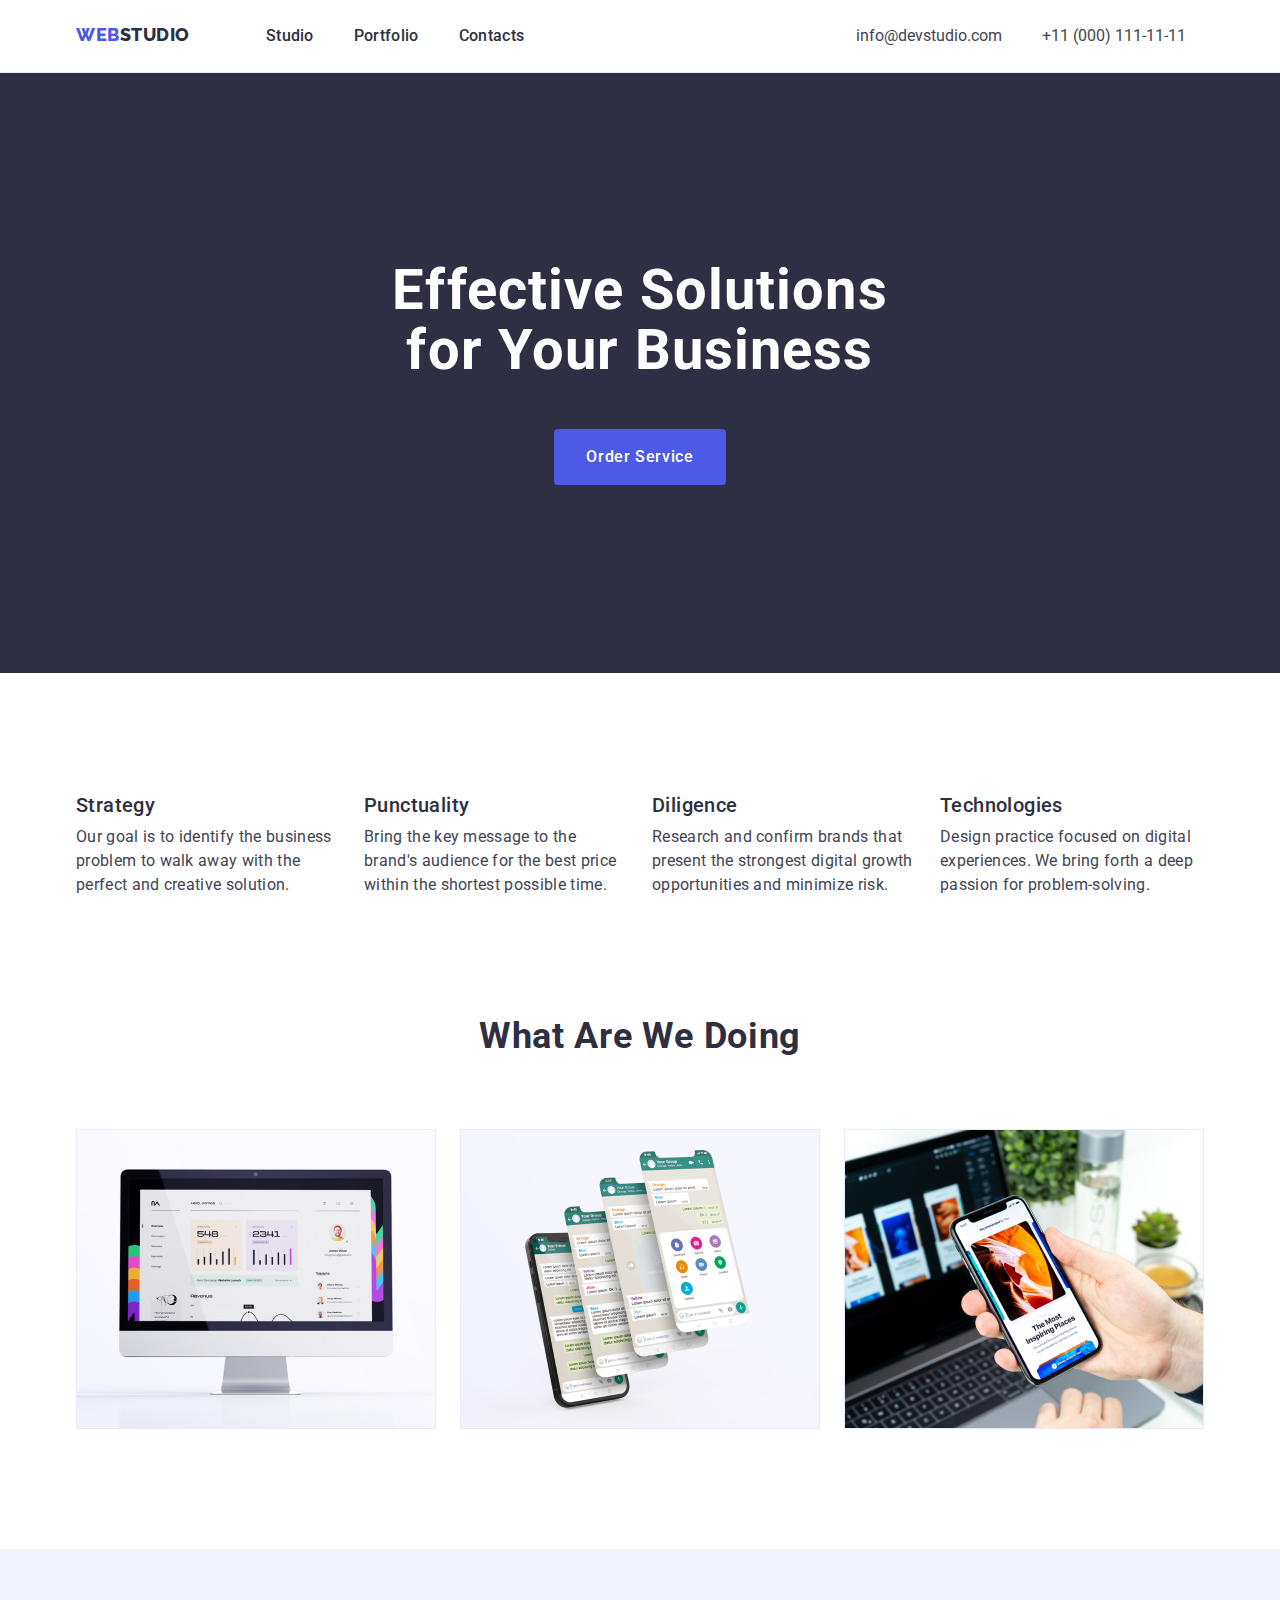
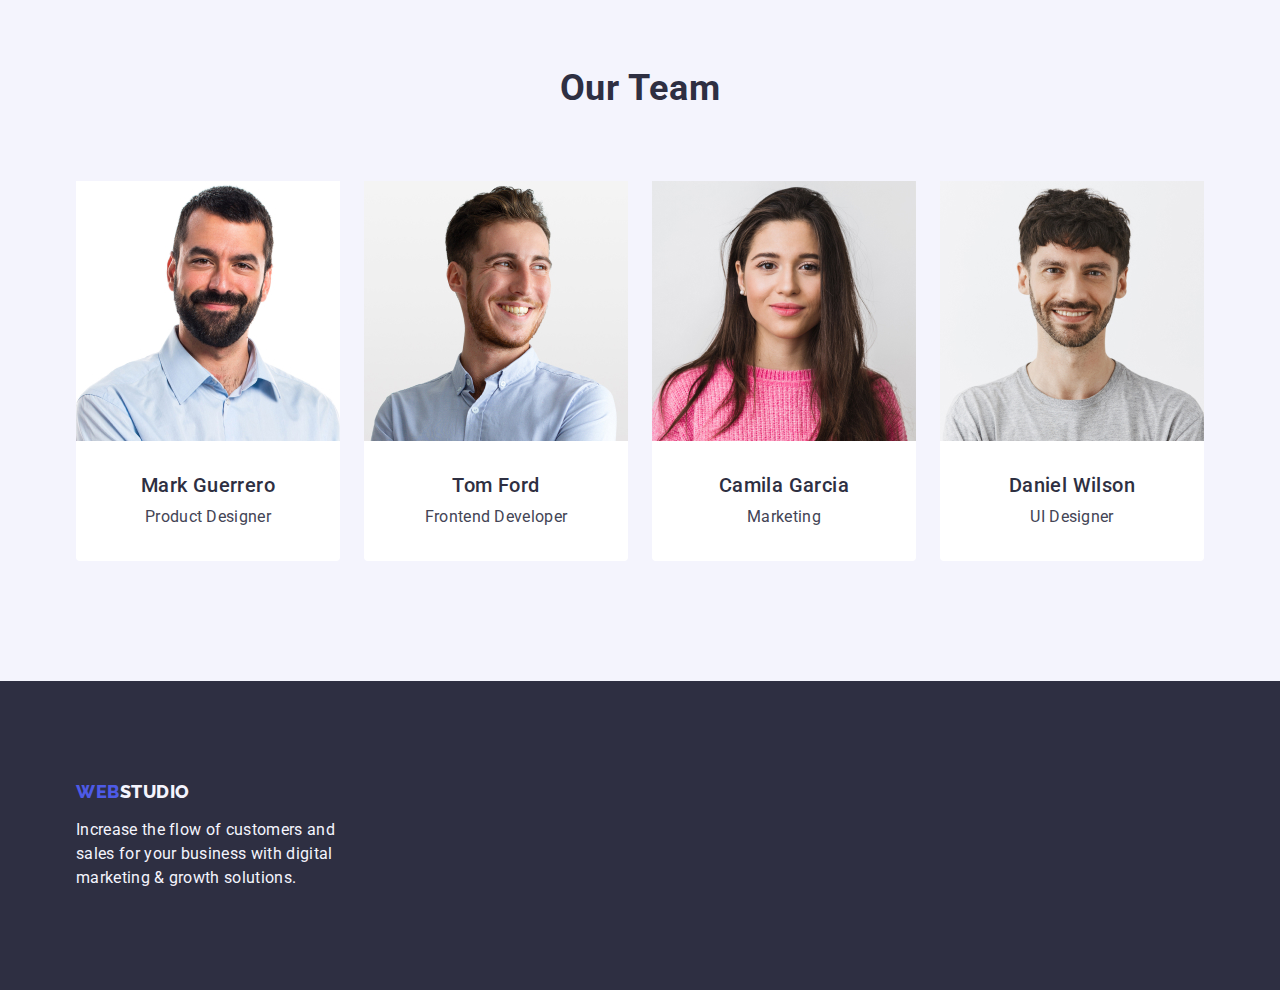
<file: index.html>
<!DOCTYPE html>
<html lang="en">
  <head>
    <meta charset="UTF-8" />
    <meta http-equiv="X-UA-Compatible" content="IE=edge" />
    <meta name="viewport" content="width=device-width, initial-scale=1.0" />
    <title>Document</title>
    <link
      rel="stylesheet"
      href="https://cdn.jsdelivr.net/npm/modern-normalize@2.0.0/modern-normalize.min.css"
    />
    <link rel="stylesheet" href="./css/styles.css" />
    <link rel="preconnect" href="https://fonts.googleapis.com" />
    <link rel="preconnect" href="https://fonts.gstatic.com" crossorigin />
    <link
      href="https://fonts.googleapis.com/css2?family=Raleway:wght@800&family=Roboto:ital,wght@0,400;0,500;0,700;0,900;1,400;1,500;1,700;1,900&display=swap"
      rel="stylesheet"
    />
    <link rel="preconnect" href="https://fonts.googleapis.com" />
    <link rel="preconnect" href="https://fonts.gstatic.com" crossorigin />
    <link
      href="https://fonts.googleapis.com/css2?family=Raleway:wght@800&family=Roboto:wght@400;500;700;900&display=swap"
      rel="stylesheet"
    />
  </head>
  <body>
    <!--header-->
    <header class="header-section">
      <div class="container header-container">
        <nav class="nav-list">
          <a class="link-logo link" href="./index.html"
            >Web<span class="studio-dark">Studio</span></a
          >
          <ul class="list">
            <li class="header-list">
              <a class="links link" href="./index.html">Studio</a>
            </li>
            <li class="header-list">
              <a class="links link" href="./portfolio.html">Portfolio</a>
            </li>
            <li class="header-list">
              <a class="links link" href="">Contacts</a>
            </li>
          </ul>
        </nav>
        <address class="address">
          <ul class="list">
            <li class="list-address">
              <a class="contacts link" href="mailto:info@devstudio.com"
                >info@devstudio.com</a
              >
            </li>
            <li class="list-address">
              <a class="contacts link" href="tel:+110001111111"
                >+11 (000) 111-11-11</a
              >
            </li>
          </ul>
        </address>
      </div>
    </header>
    <main>
      <!--section1-->
      <section class="section-hero">
        <div class="container">
          <h1 class="hero-title">Effective Solutions for Your Business</h1>
          <button class="button-hero" type="button">Order Service</button>
        </div>
      </section>
      <!--section 2-->
      <section class="section-two">
        <div class="container">
          <h2 class="visually-hidden">Advantages</h2>
          <ul class="list">
            <li class="item-two">
              <h3 class="title">Strategy</h3>
              <p class="text">
                Our goal is to identify the business problem to walk away with
                the perfect and creative solution.
              </p>
            </li>
            <li class="item-two">
              <h3 class="title">Punctuality</h3>
              <p class="text">
                Bring the key message to the brand's audience for the best price
                within the shortest possible time.
              </p>
            </li>
            <li class="item-two">
              <h3 class="title">Diligence</h3>
              <p class="text">
                Research and confirm brands that present the strongest digital
                growth opportunities and minimize risk.
              </p>
            </li>
            <li class="item-two">
              <h3 class="title">Technologies</h3>
              <p class="text">
                Design practice focused on digital experiences. We bring forth a
                deep passion for problem-solving.
              </p>
            </li>
          </ul>
        </div>
      </section>
      <!--section3-->
      <section class="section-three">
        <div class="container">
          <h2 class="title-foto">What are we doing</h2>
          <ul class="list">
            <li class="list-img">
              <img
                class="foto1"
                src="./images/img-1.jpg"
                alt="img-1"
                width="360"
              />
            </li>
            <li class="list-img">
              <img
                class="foto2"
                src="./images/img-2.jpg"
                alt="img-2"
                width="360"
              />
            </li>
            <li class="list-img">
              <img
                class="foto3"
                src="./images/img-3.jpg"
                alt="img-3"
                width="360"
              />
            </li>
          </ul>
        </div>
      </section>
      <!--section 4-->
      <section class="tem-section">
        <div class="container">
          <h2 class="title-foto">Our Team</h2>
          <ul class="list">
            <li class="tem-staff">
              <img src="./images/img-4.jpg" alt="img-4" width="264" />
              <div class="tem-list">
                <h3 class="title">Mark Guerrero</h3>
                <p class="text">Product Designer</p>
              </div>
            </li>
            <li class="tem-staff">
              <img src="./images/img-5.jpg" alt="img-5" width="264" />
              <div class="tem-list">
                <h3 class="title">Tom Ford</h3>
                <p class="text">Frontend Developer</p>
              </div>
            </li>
            <li class="tem-staff">
              <img src="./images/img-6.jpg" alt="img-6" width="264" />
              <div class="tem-list">
                <h3 class="title">Camila Garcia</h3>
                <p class="text">Marketing</p>
              </div>
            </li>
            <li class="tem-staff">
              <img src="./images/img-7.jpg" alt="img-7" width="264" />
              <div class="tem-list">
                <h3 class="title">Daniel Wilson</h3>
                <p class="text">UI Designer</p>
              </div>
            </li>
          </ul>
        </div>
      </section>
    </main>
    <!--footer-->
    <footer class="footer">
      <div class="container">
        <a class="link-logo link" href="./index.html"
          >Web<span class="studio-dark">Studio</span></a
        >
        <p class="text">
          Increase the flow of customers and sales for your business with
          digital marketing & growth solutions.
        </p>
      </div>
    </footer>
  </body>
</html>
</file>
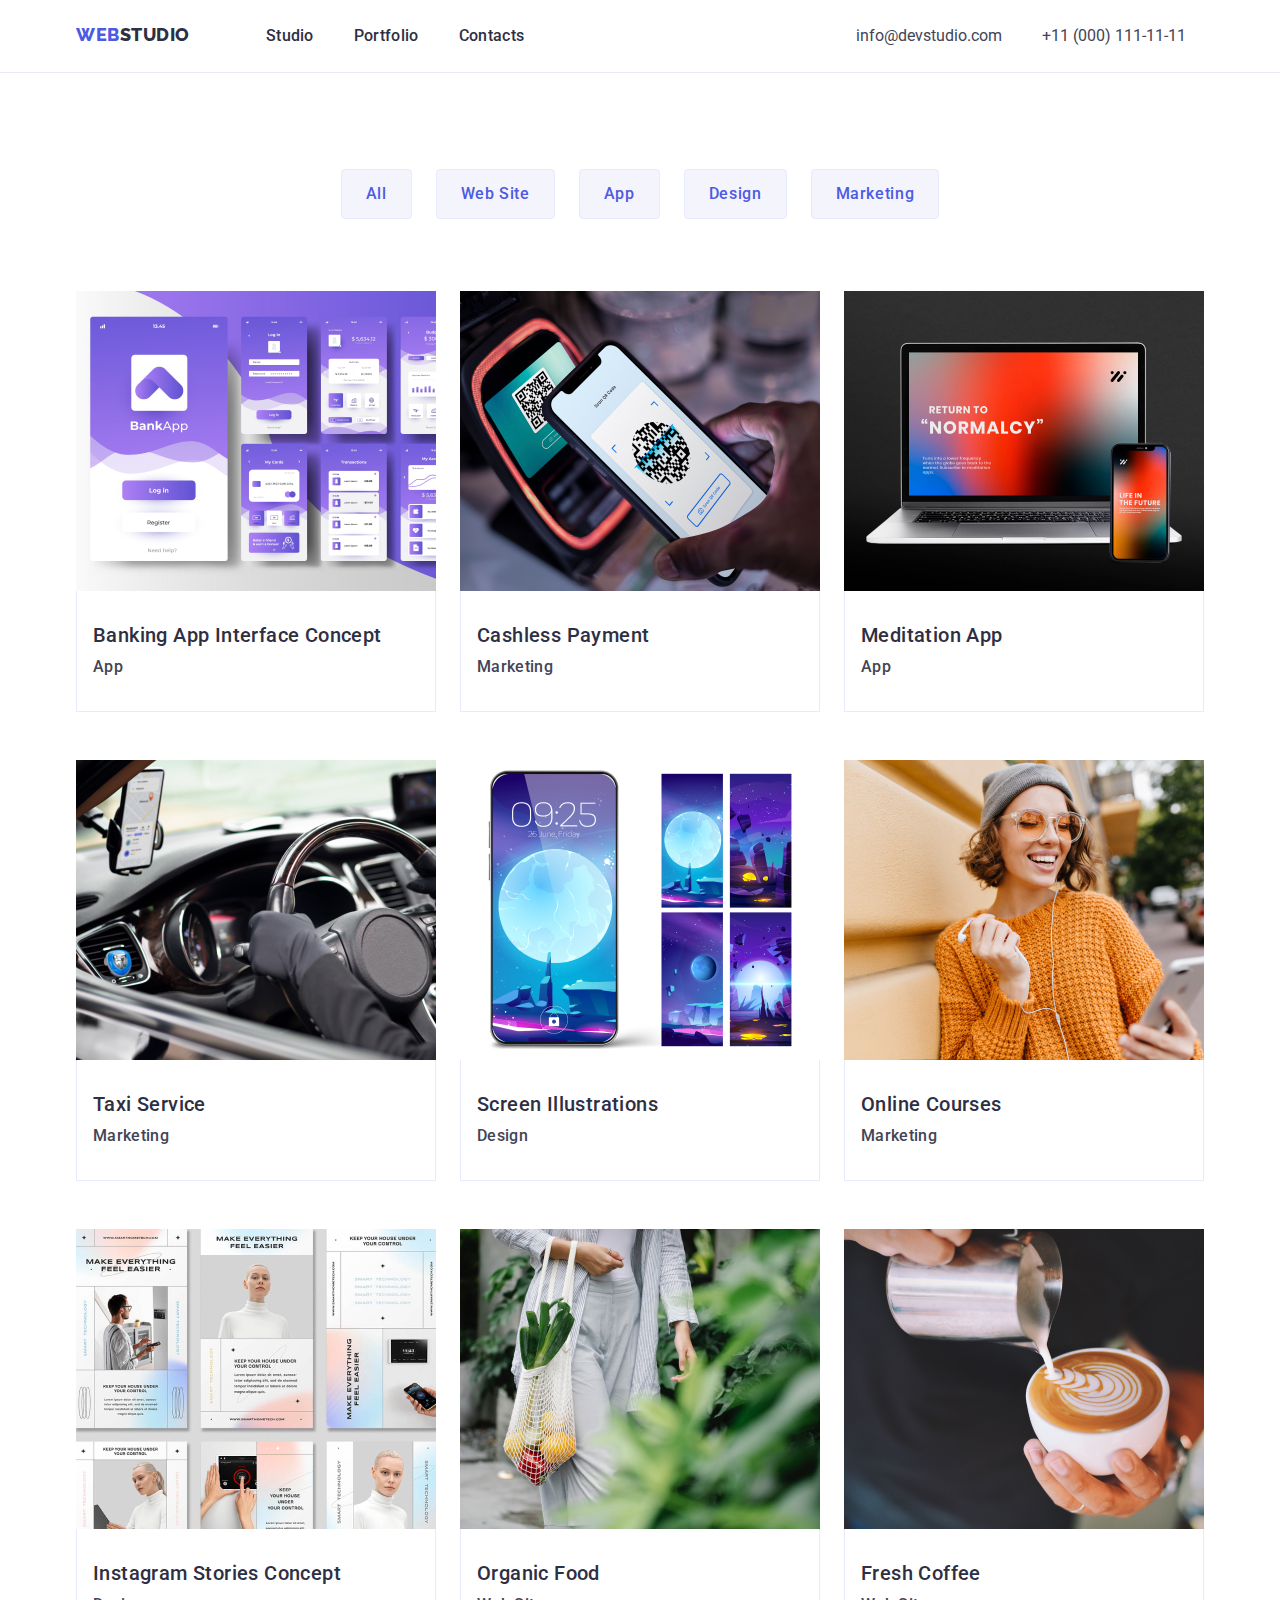
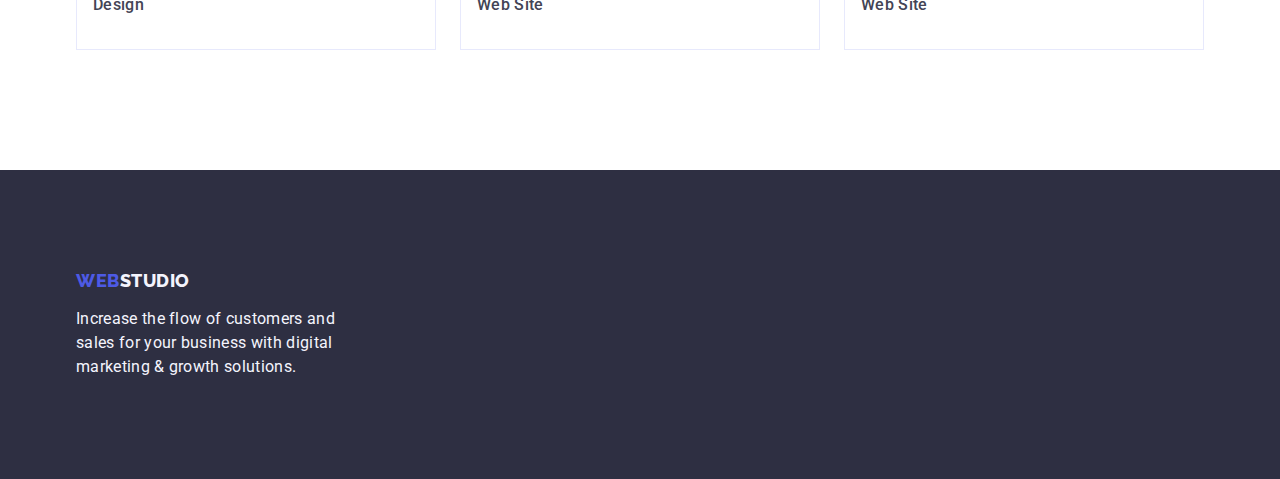
<file: portfolio.html>
<!DOCTYPE html>
<html lang="en">
  <head>
    <meta charset="UTF-8" />
    <meta name="viewport" content="width=device-width, initial-scale=1.0" />
    <title>Portfolio</title>
    <link
      rel="stylesheet"
      href="https://cdn.jsdelivr.net/npm/modern-normalize@2.0.0/modern-normalize.min.css"
    />
    <link rel="stylesheet" href="./css/styles.css" />
    <link rel="preconnect" href="https://fonts.googleapis.com" />
    <link rel="preconnect" href="https://fonts.gstatic.com" crossorigin />
    <link
      href="https://fonts.googleapis.com/css2?family=Raleway:wght@800&family=Roboto:ital,wght@0,400;0,500;0,700;0,900;1,400;1,500;1,700;1,900&display=swap"
      rel="stylesheet"
    />
    <link rel="preconnect" href="https://fonts.googleapis.com" />
    <link rel="preconnect" href="https://fonts.gstatic.com" crossorigin />
    <link
      href="https://fonts.googleapis.com/css2?family=Raleway:wght@800&family=Roboto:wght@400;500;700;900&display=swap"
      rel="stylesheet"
    />
  </head>
  <body>
    <!--header-->
    <header class="header-section">
      <div class="container header-container">
        <nav class="nav-list">
          <a class="link-logo link" href="./index.html"
            >Web<span class="studio-dark">Studio</span></a
          >
          <ul class="list">
            <li class="header-list">
              <a class="links link" href="./index.html">Studio</a>
            </li>
            <li class="header-list">
              <a class="links link" href="./portfolio.html">Portfolio</a>
            </li>
            <li class="header-list">
              <a class="links link" href="">Contacts</a>
            </li>
          </ul>
        </nav>
        <address class="address">
          <ul class="list">
            <li class="list-address">
              <a class="contacts link" href="mailto:info@devstudio.com"
                >info@devstudio.com</a
              >
            </li>
            <li class="list-address">
              <a class="contacts link" href="tel:+110001111111"
                >+11 (000) 111-11-11</a
              >
            </li>
          </ul>
        </address>
      </div>
    </header>
    <main>
      <section class="section-main">
        <div class="container header-container">
          <h1 class="visually-hidden">Portfolio</h1>
          <ul class="list list-buttom">
            <li>
              <button class="button-portfolio" type="button">All</button>
            </li>
            <li>
              <button class="button-portfolio" type="button">Web Site</button>
            </li>
            <li>
              <button class="button-portfolio" type="button">App</button>
            </li>
            <li>
              <button class="button-portfolio" type="button">Design</button>
            </li>
            <li>
              <button class="button-portfolio" type="button">Marketing</button>
            </li>
          </ul>
          <ul class="list img-list">
            <li class="link-img">
              <a class="foto link"
                ><img src="./images/po-1.jpg" alt="Banking App" width="360" />
                <div class="box-info">
                  <h2 class="portfolio-title">Banking App Interface Concept</h2>
                  <p class="portfolio-text">App</p>
                </div>
              </a>
            </li>
            <li class="link-img">
              <a class="foto link"
                ><img src="./images/po-2.jpg" alt="Cashless" width="360" />
                <div class="box-info">
                  <h2 class="portfolio-title">Cashless Payment</h2>
                  <p class="portfolio-text">Marketing</p>
                </div>
              </a>
            </li>
            <li class="link-img">
              <a class="foto link"
                ><img
                  src="./images/po-3.jpg"
                  alt="Meditation App"
                  width="360"
                />
                <div class="box-info">
                  <h2 class="portfolio-title">Meditation App</h2>
                  <p class="portfolio-text">App</p>
                </div>
              </a>
            </li>
            <li class="link-img">
              <a class="foto link"
                ><img src="./images/po-4.jpg" alt="Taxi" width="360" />
                <div class="box-info">
                  <h2 class="portfolio-title">Taxi Service</h2>
                  <p class="portfolio-text">Marketing</p>
                </div>
              </a>
            </li>
            <li class="link-img">
              <a class="foto link"
                ><img src="./images/po5.jpg" alt="Screen" width="360" />
                <div class="box-info">
                  <h2 class="portfolio-title">Screen Illustrations</h2>
                  <p class="portfolio-text">Design</p>
                </div>
              </a>
            </li>
            <li class="link-img">
              <a class="foto link"
                ><img
                  src="./images/po-6.jpg"
                  alt="Online Courses"
                  width="360"
                />
                <div class="box-info">
                  <h2 class="portfolio-title">Online Courses</h2>
                  <p class="portfolio-text">Marketing</p>
                </div>
              </a>
            </li>
            <li class="link-img">
              <a class="foto link"
                ><img
                  src="./images/po-7.jpg"
                  alt="Instagram Stories"
                  width="360"
                />
                <div class="box-info">
                  <h2 class="portfolio-title">Instagram Stories Concept</h2>
                  <p class="portfolio-text">Design</p>
                </div>
              </a>
            </li>
            <li class="link-img">
              <a class="foto link"
                ><img src="./images/po-8.jpg" alt="Organic Food" width="360" />
                <div class="box-info">
                  <h2 class="portfolio-title">Organic Food</h2>
                  <p class="portfolio-text">Web Site</p>
                </div>
              </a>
            </li>
            <li class="link-img">
              <a class="foto link"
                ><img src="./images/po-9.jpg" alt="Fresh Coffee" width="360" />
                <div class="box-info">
                  <h2 class="portfolio-title">Fresh Coffee</h2>
                  <p class="portfolio-text">Web Site</p>
                </div>
              </a>
            </li>
          </ul>
        </div>
      </section>
    </main>
    <!--footer-->
    <footer class="footer">
      <div class="container">
        <a class="link-logo link" href="./index.html"
          >Web<span class="studio-dark">Studio</span></a
        >
        <p class="text">
          Increase the flow of customers and sales for your business with
          digital marketing & growth solutions.
        </p>
      </div>
    </footer>
  </body>
</html>
</file>
<file: css/styles.css>
:root {
  --background-color: #ffffff;
  --border-bottom: 1px solid #e7e9fc;
}
/*FlexBox style*/
/*
*,  
*::before,
*::after {
  box-sizing: border-box;
}
*/

h1,
h2,
h3,
h4,
h5,
h6,
p {
  margin: 0;
}
ul,
ol {
  margin: 0;
  padding: 0;
}
img {
  display: block;
}

/*header flex*/

.header-section {
  border-bottom: 1px solid #e7e9fc;
}
.header-section .container {
  display: flex;
}
.address .list {
  display: flex;

  gap: 40px;
}
.nav-list {
  display: flex;
}
.header-list {
  padding: 24px 0;
}
.nav-list .list {
  display: flex;

  gap: 40px;
  margin-right: 332px;
}
.nav-list .link-logo {
  margin-right: 76px;
  padding: 24px 0;
}

/*.nav-list .header-list {
  padding: 24px 0;
}*/
.nav-list .link {
  padding: 24px 0;
}
/*section 1*/
.section-hero {
  text-align: center;
  padding: 188px 0;
}
.hero-title {
  display: flex;
  max-width: 496px;
  flex-direction: column;
  flex-shrink: 0;
  margin: 0 auto;
  padding-bottom: 48px;
}

.button-hero {
  display: block;
  height: 56px;
  min-width: 169px;
  border: none;
  border-radius: 4px;
  padding: 16px 32px;
  margin: 0 auto;
}
/*section 2*/
.visually-hidden {
  position: absolute;
  width: 1px;
  height: 1px;
  margin: -1px;
  border: 0;
  padding: 0;
  white-space: nowrap;
  clip-path: inset(100%);
  clip: rect(0 0 0 0);
  overflow: hidden;
}

.section-two {
  padding: 120px 0;
}
.section-two .list {
  display: flex;
  gap: 24px;
}
.section-two .title {
  margin-bottom: 8px;
}
.item-two {
  width: calc((100% - 72px) / 4);
}
/*section 3*/
.section-three {
  padding-bottom: 120px;
}
.section-three .title-foto {
  text-align: center;
  margin-bottom: 72px;
}
.section-three .list {
  display: flex;
  gap: 24px;
}
.list-img {
  width: calc((100% - 48px) / 3);
}
/*section 4*/
.tem-staff {
  width: calc((100% - 72px) / 4);
  border-radius: 0px 0px 4px 4px;
}
/*.tem-section .container {
  padding: 32px 0;
}*/
.tem-section {
  padding: 120px 0;
}
.tem-section .title-foto {
  margin-bottom: 72px;
}
.tem-section .list {
  display: flex;
  gap: 24px;
}
.container .tem-staff {
  border-radius: 0 0 4px 4px;
  background-color: white;
}
.tem-section .tem-list {
  padding: 32px 0px;
}
.tem-list .title {
  text-align: center;
  margin-bottom: 8px;
}
.tem-list .text {
  text-align: center;
}

/*footer*/
.footer {
  padding: 100px 0;
}
.footer .text {
  width: 264px;
}
.footer .link {
  margin-bottom: 16px;
}
.footer .link-logo {
  display: inline-block;
}
/*portfolio flex*/
/*.section-main .link-img {
  width: 431px;
}*/
.section-main {
  padding-top: 96px;
  padding-bottom: 120px;
}
.section-main .list {
  display: flex;
  justify-content: center;
  gap: 24px;
}
.list-buttom {
  margin-bottom: 72px;
}
.section-main .button-portfolio {
  padding: 12px 24px;
  border-radius: 4px;
  border: 1px solid #e7e9fc;
}

.section-main .img-list {
  display: flex;
  flex-wrap: wrap;
  column-gap: 24px;
  row-gap: 48px;
}

.section-main .box-info {
  padding: 32px 16px;
  border: 1px solid #e7e9fc;
  border-top: none;
}
.box-info .portfolio-title {
  margin-bottom: 8px;
}

.link-img {
  width: calc((100% - 48px) / 3);
}
.button-portfolio:hover,
.button-portfolio:focus {
  border: 1px solid transparent;
}
/*end flex...*/
/*header*/
body {
  font-family: Roboto;
}
.container {
  width: 1158px;
  margin-left: auto;
  margin-right: auto;
  padding-left: 15px;
  padding-right: 15px;
}
.header-container {
  align-items: center;
}
.links {
  font-weight: 500;
  font-size: 16px;
  line-height: 1.5;
  letter-spacing: 0.02em;
  color: #2e2f42;
}
.links:focus,
.links:hover {
  color: #404bbf;
}
.address {
  font-style: normal;
}
.link-logo .link {
  text-decoration: none;
}
.link {
  text-decoration: none;
}
.link-logo {
  font-family: "Raleway", sans-serif;
  font-style: normal;
  text-transform: uppercase;
  font-weight: 800;
  font-size: 18px;
  line-height: 1.17;
  letter-spacing: 0.03em;

  color: #4d5ae5;
}
.studio-dark {
  font-family: "Raleway", sans-serif;
  font-style: normal;
  font-weight: 800;
  font-size: 18px;
  line-height: 21px;
  letter-spacing: 0.03em;
  text-transform: uppercase;
  color: #2e2f42;
}

.address .link {
  color: #434455;
}
.address .link:hover,
.address .link:focus {
  color: #404bbf;
}

.header-item .list {
  color: #2e2f42;
  font-size: 16px;
  font-weight: 500;
  line-height: 1.5;
  letter-spacing: 0.02em;
}
.header-item .list:focus,
.header-item .list:hover {
  color: #404bbf;
}

/*section 1*/
.section-hero {
  background-color: #2e2f42;
}
.section-hero .hero-title {
  font-family: "Roboto", sans-serif;
  color: #ffffff;
  font-size: 56px;
  line-height: 1.07;
  text-align: center;
  letter-spacing: 0.02em;
}
.button-hero {
  background-color: #4d5ae5;
  font-family: "Roboto", sans-serif;
  font-weight: 500;
  font-size: 16px;
  line-height: 1.5;
  letter-spacing: 0.04em;
  cursor: pointer;
  color: #ffffff;
}
.button-hero:focus,
.button-hero:hover {
  background-color: #404bbf;
}
/*section2*/
.list {
  list-style: none;
}
.list .title {
  font-weight: 500;
  font-size: 20px;
  line-height: 1.2;
  letter-spacing: 0.02em;
  color: #2e2f42;
}
.list .text {
  font-size: 16px;
  line-height: 1.5;
  letter-spacing: 0.02em;
  color: #434455;
}
/*sektions3*/
.title-foto {
  font-size: 36px;
  line-height: 1.11;
  text-align: center;
  letter-spacing: 0.02em;
  text-transform: capitalize;
  color: #2e2f42;
}
/*sections4*/

.ten-staff {
  background-color: #ffffff;
}
.tem-section {
  background-color: #f4f4fd;
}
.list .title {
  font-weight: 500;
  font-size: 20px;
  line-height: 1.2;
  letter-spacing: 0.02em;
  color: #2e2f42;
}
.list .text {
  line-height: 1.5;
  letter-spacing: 0.02em;
  font-size: 16px;
  color: #434455;
}
/*footer*/
.footer {
  background-color: #2e2f42;
}
/*.studio-dark {
  background-color: #f4f4fd;
}*/
.footer .text {
  line-height: 1.5;
  color: #f4f4fd;
  letter-spacing: 0.02em;
}
/*portfolio*/
.button-portfolio {
  font-weight: 500;
  font-size: 16px;
  line-height: 1.5;
  letter-spacing: 0.04em;
  color: #4d5ae5;
  font-family: "Roboto", sans-serif;
  cursor: pointer;
}
.button-portfolio {
  background-color: #f4f4fd;
}
.button-portfolio:focus,
.button-portfolio:hover {
  color: #ffffff;
}
.button-portfolio:focus,
.button-portfolio:hover {
  background-color: #404bbf;
}

/*portfolio img*/
.foto .link {
  text-decoration: none;
}
.portfolio-title {
  color: #2e2f42;
  font-weight: 500;
  font-size: 20px;
  line-height: 1.2;
  letter-spacing: 0.02em;
}
.portfolio-text {
  color: #434455;
  font-weight: 500;
  font-size: 16px;
  line-height: 1.5;
  letter-spacing: 0.02em;
}
/*footer*/
.footer .studio-dark {
  color: #f4f4fd;
}
</file>
